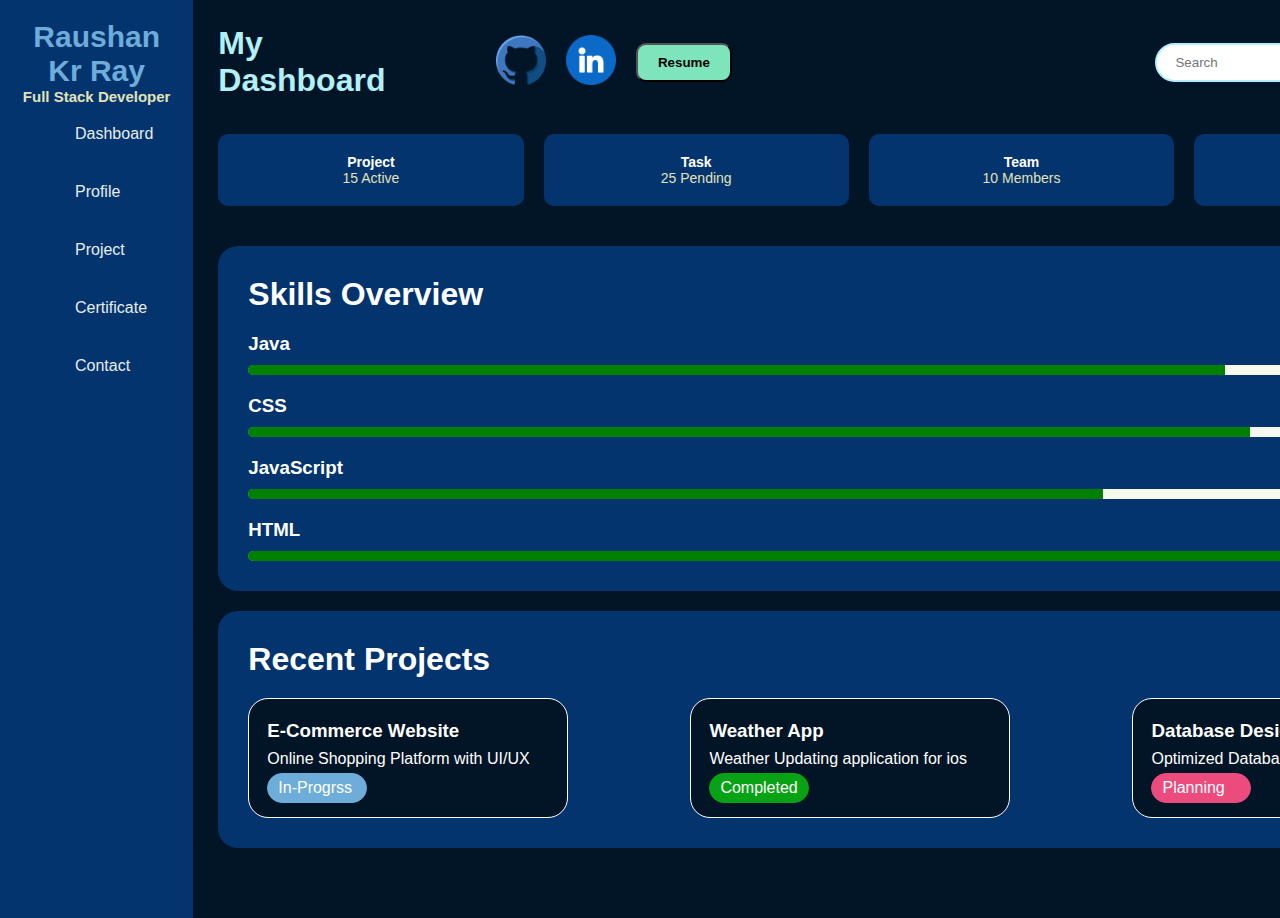
<file: index.html>
<!DOCTYPE html>
<html lang="en">
<head>
    <meta charset="UTF-8">
    <meta name="viewport" content="width=device-width, initial-scale=1.0">
    <title>Dashboard</title>
    <link rel="shortcut icon" href="dp.png" type="image/x-icon">
    <link rel="stylesheet" href="dashboard.css">
</head>
<body>
    <div class="dashboard">
        <aside class="sidebar">
            <div class="profile">
                <!-- <img src="dp.png" alt="" height="100px"> -->
                <h1>Raushan Kr Ray</h1>
                <p>Full Stack Developer</p>
            </div>
            <nav class="nav-menu">
                <a href="index.html">Dashboard</a>
                <a href="profile.html">Profile</a>
                <a href="project.html">Project</a>
                <a href="docoments.html">Certificate</a>
                <a href="Contact.html">Contact</a>
            </nav>
            
        </aside>



        <main class="main-content">
            <header class="header">
                <h1 class="dsb">My Dashboard</h1>
            <div class="social">
               <a href="https://github.com/raushankumarray"><img src="github.png" alt="" class="logo"></a>
                <a href="https://www.linkedin.com/in/raushankray/"><img src="linkedin.png" alt="" class="logo"></a>
                <a href="https://drive.google.com/file/d/1LyFTnVM-Jlo5CMIeONY0WyYhL050L1g2/view?usp=drive_link"><button class="btn">Resume</button></a>
            </div>
            <div class="search-bar">
                <input type="text" placeholder="Search">
                <button class="search-btn"><img src="search.png" alt=""></button>
            </div>
            </header>

            <div class="stats">
                <div class="stat">
                    <h3>Project</h3>
                    <p>15 Active</p>
                </div>
                <div class="stat">
                    <h3>Task</h3>
                    <p>25 Pending</p>
                </div>
                <div class="stat">
                    <h3>Team</h3>
                    <p>10 Members</p>
                </div>
                <div class="stat">
                    <h3>Hours</h3>
                    <p>160 Monthly</p>
                </div>
            </div>

            <section class="skills-section">
            <h1>Skills Overview</h1>
            <div class="skills-div">  </div>
            
            <div class="skill">
                <h3>Java</h3>
                <progress class="progress" max="100" value="80"></progress>
            </div>
            <div class="skill">
                <h3>CSS</h3>
                <progress class="progress" max="100" value="82"></progress>
            </div>
            <div class="skill">
                <h3>JavaScript</h3>
                <progress class="progress" max="100" value="70"></progress>
            </div>
            <div class="skill">
                <h3>HTML</h3>
                <progress class="progress" max="100" value="85"></progress>
            </div>
       
            </section>

           
           <section class="projects-section">
            <h1>Recent Projects</h1>
            <div  class="project"></div>
            <div class="project-div"> 
            <div class="card">
                <h3>E-Commerce Website</h3>
                <p>Online Shopping Platform with UI/UX </p>
                <p class="status" id="1">In-Progrss </p>
            </div>

            <div class="project-div"> </div>
            <div class="card">
                <h3>Weather App</h3>
                <p>Weather Updating application for ios </p>
                <p class="status-1" id="1">Completed</p>
            </div>

            <div class="project-div"> </div>
            <div class="card">
                <h3>Database Design</h3>
                <p>Optimized Database Structure for scal </p>
                <p class="status-2" id="1">Planning </p>
            </div>
        </div>
            
           </section>

           
        </main>   
    
    </div>

    
</body>
</html>
</file>
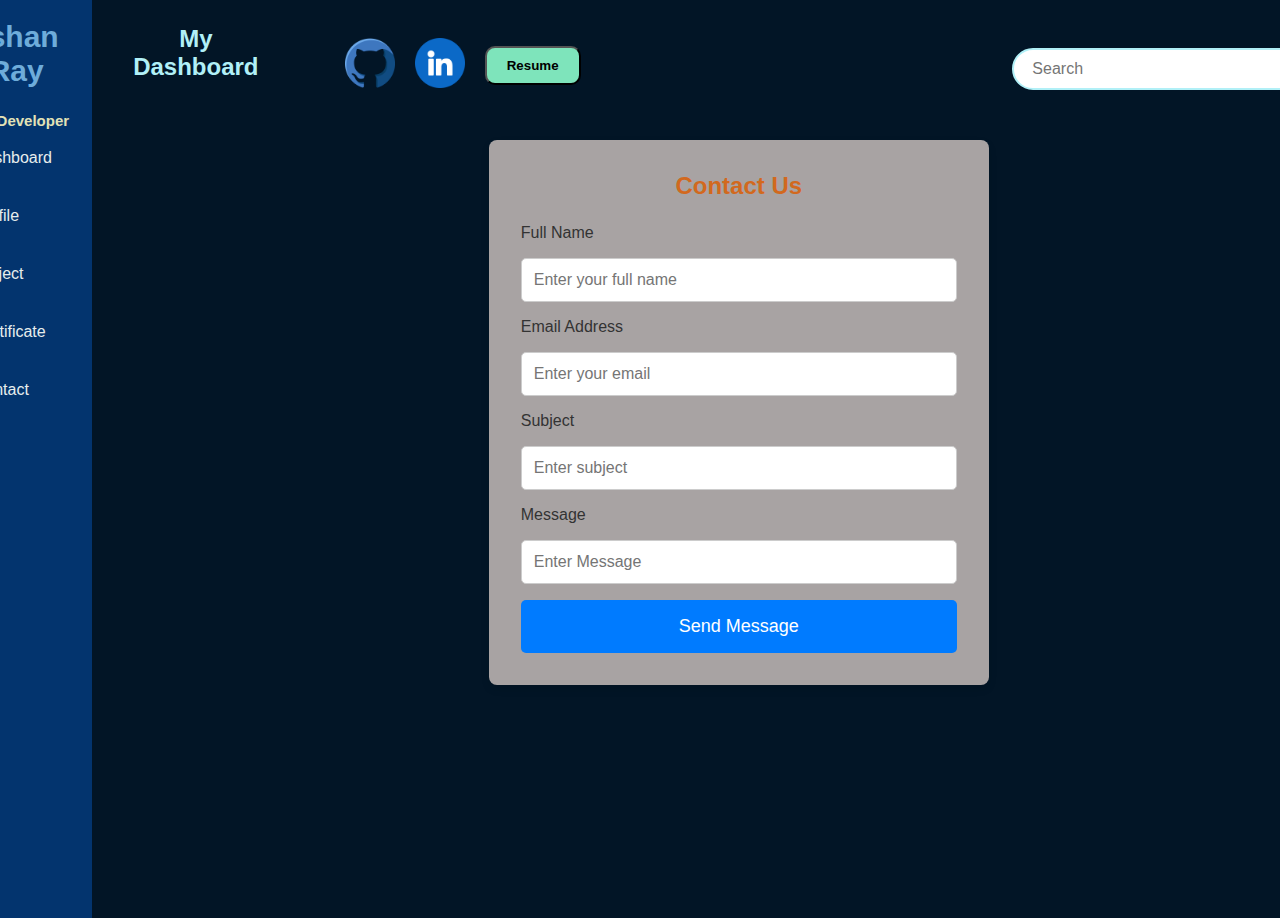
<file: Contact.html>
<!DOCTYPE html>
<html lang="en">
<head>
    <meta charset="UTF-8">
    <meta name="viewport" content="width=device-width, initial-scale=1.0">
    <title>Contact US</title>
    <link rel="stylesheet" href="dashboard.css">
    <link rel="stylesheet" href="contact.css">
</head>
<body>
    <div class="dashboard">
        <aside class="sidebar">
            <div class="profile">
                
                <h1>Raushan Kr Ray</h1>
                <p>Full Stack Developer</p>
            </div>
            <nav class="nav-menu">
               <a href="index.html">Dashboard</a>
                <a href="">Profile</a>
                <a href="">Project</a>
                <a href="docoments.html">Certificate</a>
                <a href="Contact.html">Contact</a>
            </nav>
            
        </aside>



        <main class="main-content">
            <header class="header">
                <h1 class="dsb">My Dashboard</h1>
            <div class="social">
               <a href="https://github.com/raushankumarray"><img src="github.png" alt="" class="logo"></a>
                <a href="https://www.linkedin.com/in/raushankray/"><img src="linkedin.png" alt="" class="logo"></a>
                <a href=""><button class="btn">Resume</button></a>
            </div>
            <div class="search-bar">
                <input type="text" placeholder="Search">
                <button class="search-btn"><img src="search.png" alt=""></button>
            </div>
            </header>
            <div class="contact-form-container">
                <h1>Contact Us</h1>
                <form class="contact-form" action="#" method="POST">
                    <div class="form-group">
                        <label for="name">Full Name</label>
                        <input type="text" id="name" name="name" required placeholder="Enter your full name">
                    </div>
                    <div class="form-group">
                        <label for="email">Email Address</label>
                        <input type="email" id="email" name="email" required placeholder="Enter your email">
                    </div>
                    <div class="form-group">
                        <label for="subject">Subject</label>
                        <input type="text" id="subject" name="subject" required placeholder="Enter subject">
                    </div>
                    <div class="form-group">
                        <label for="message">Message</label><input type="text" id="subject" name="subject" required placeholder="Enter Message">
                    </div>
                    <button type="submit" class="submit-btn">Send Message</button>
                </form>
            </div>
               
        </main>   
    
    </div>
</body>
</html>
</file>
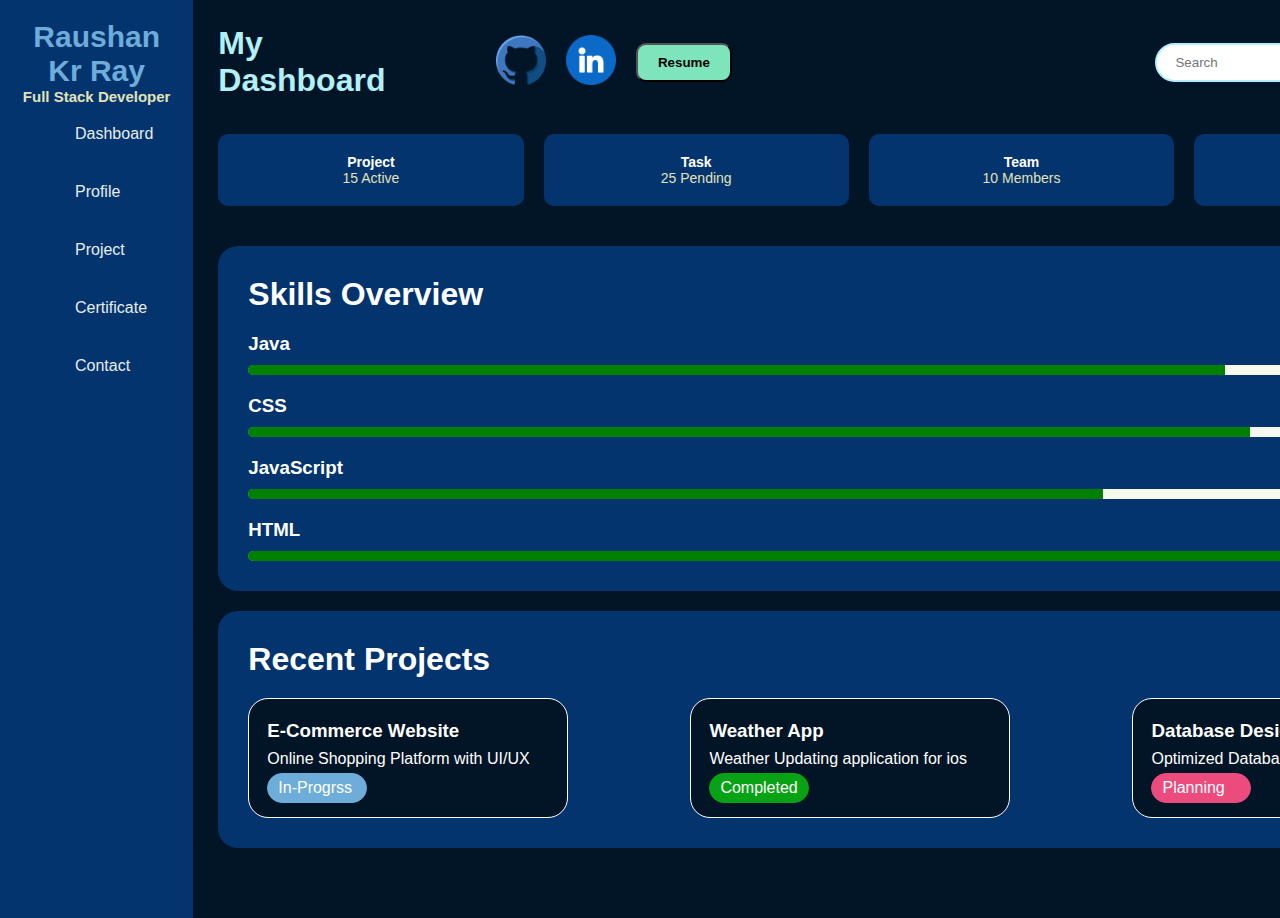
<file: dashboard.html>
<!DOCTYPE html>
<html lang="en">
<head>
    <meta charset="UTF-8">
    <meta name="viewport" content="width=device-width, initial-scale=1.0">
    <title>Dashboard</title>
    <link rel="shortcut icon" href="dp.png" type="image/x-icon">
    <link rel="stylesheet" href="dashboard.css">
</head>
<body>
    <div class="dashboard">
        <aside class="sidebar">
            <div class="profile">
                <!-- <img src="dp.png" alt="" height="100px"> -->
                <h1>Raushan Kr Ray</h1>
                <p>Full Stack Developer</p>
            </div>
            <nav class="nav-menu">
                <a href="dashboard.html">Dashboard</a>
                <a href="profile.html">Profile</a>
                <a href="project.html">Project</a>
                <a href="docoments.html">Certificate</a>
                <a href="Contact.html">Contact</a>
            </nav>
            
        </aside>



        <main class="main-content">
            <header class="header">
                <h1 class="dsb">My Dashboard</h1>
            <div class="social">
               <a href="https://github.com/raushankumarray"><img src="github.png" alt="" class="logo"></a>
                <a href="https://www.linkedin.com/in/raushankray/"><img src="linkedin.png" alt="" class="logo"></a>
                <a href="https://drive.google.com/file/d/1LyFTnVM-Jlo5CMIeONY0WyYhL050L1g2/view?usp=drive_link"><button class="btn">Resume</button></a>
            </div>
            <div class="search-bar">
                <input type="text" placeholder="Search">
                <button class="search-btn"><img src="search.png" alt=""></button>
            </div>
            </header>

            <div class="stats">
                <div class="stat">
                    <h3>Project</h3>
                    <p>15 Active</p>
                </div>
                <div class="stat">
                    <h3>Task</h3>
                    <p>25 Pending</p>
                </div>
                <div class="stat">
                    <h3>Team</h3>
                    <p>10 Members</p>
                </div>
                <div class="stat">
                    <h3>Hours</h3>
                    <p>160 Monthly</p>
                </div>
            </div>

            <section class="skills-section">
            <h1>Skills Overview</h1>
            <div class="skills-div">  </div>
            
            <div class="skill">
                <h3>Java</h3>
                <progress class="progress" max="100" value="80"></progress>
            </div>
            <div class="skill">
                <h3>CSS</h3>
                <progress class="progress" max="100" value="82"></progress>
            </div>
            <div class="skill">
                <h3>JavaScript</h3>
                <progress class="progress" max="100" value="70"></progress>
            </div>
            <div class="skill">
                <h3>HTML</h3>
                <progress class="progress" max="100" value="85"></progress>
            </div>
       
            </section>

           
           <section class="projects-section">
            <h1>Recent Projects</h1>
            <div  class="project"></div>
            <div class="project-div"> 
            <div class="card">
                <h3>E-Commerce Website</h3>
                <p>Online Shopping Platform with UI/UX </p>
                <p class="status" id="1">In-Progrss </p>
            </div>

            <div class="project-div"> </div>
            <div class="card">
                <h3>Weather App</h3>
                <p>Weather Updating application for ios </p>
                <p class="status-1" id="1">Completed</p>
            </div>

            <div class="project-div"> </div>
            <div class="card">
                <h3>Database Design</h3>
                <p>Optimized Database Structure for scal </p>
                <p class="status-2" id="1">Planning </p>
            </div>
        </div>
            
           </section>

           
        </main>   
    
    </div>

    
</body>
</html>
</file>
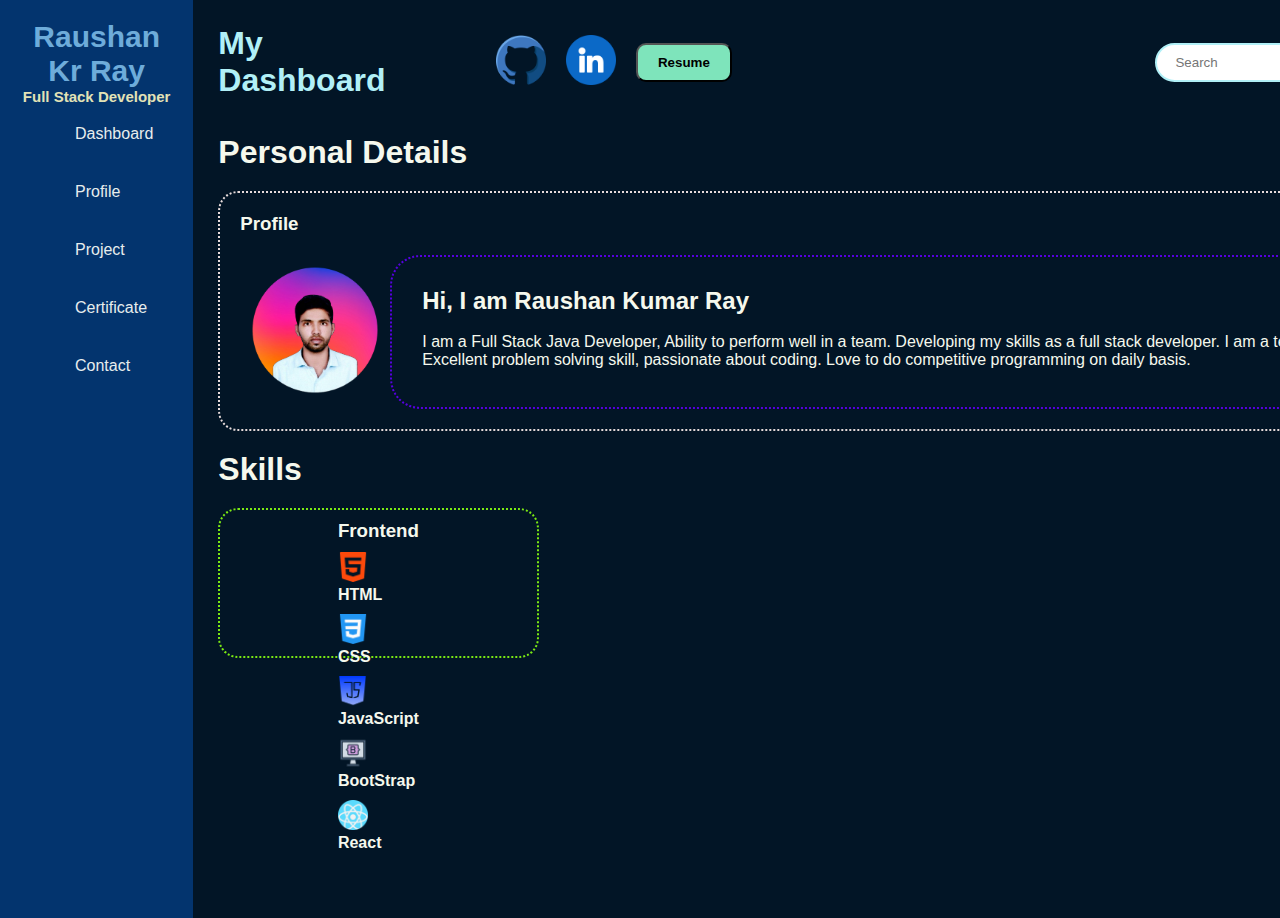
<file: profile.html>
<!DOCTYPE html>
<html lang="en">
<head>
    <meta charset="UTF-8">
    <meta name="viewport" content="width=device-width, initial-scale=1.0">
    <title>Profile</title>
    <link rel="stylesheet" href="dp.png">
    <link rel="stylesheet" href="dashboard.css">
</head>
<body>
    <div class="dashboard">
        <aside class="sidebar">
            <div class="profile">
                <!-- <img src="dp.png" alt="" height="100px"> -->
                <h1>Raushan Kr Ray</h1>
                <p>Full Stack Developer</p>
            </div>
            <nav class="nav-menu">
                <a href="index.html">Dashboard</a>
                <a href="profile.html">Profile</a>
                <a href="project.html">Project</a>
                <a href="docoments.html">Certificate</a>
                <a href="Contact.html">Contact</a>
            </nav>
            
        </aside>



        <main class="main-content">
            <header class="header">
                <h1 class="dsb">My Dashboard</h1>
            <div class="social">
               <a href="https://github.com/raushankumarray"><img src="github.png" alt="" class="logo"></a>
                <a href="https://www.linkedin.com/in/raushankray/"><img src="linkedin.png" alt="" class="logo"></a>
                <a href="https://drive.google.com/file/d/1LyFTnVM-Jlo5CMIeONY0WyYhL050L1g2/view?usp=drive_link"><button class="btn">Resume</button></a>
            </div>
            <div class="search-bar">
                <input type="text" placeholder="Search">
                <button class="search-btn"><img src="search.png" alt=""></button>
            </div>
            </header>
            <div class="profile-section">
                <h1>Personal Details</h1>
                <div class="pro-sec">
                <div class="profiles">
                    <h3>Profile</h3>
                    <div class=" pro1">
                        
                            <div class=" pro2">
                                <img src="dp.png" alt="" height="150px">
                            </div>
                            <div class=" pro3">
                                <h2>Hi, I am Raushan Kumar Ray</h2><br> 
                                <p>
                                    I am a Full Stack Java
                                 Developer, Ability
                                  to perform well in a team. Developing my skills 
                                  as a full stack developer. I am a team player
                                   with Excellent problem solving skill, 
                                   passionate about coding. Love to do competitive 
                                   programming on daily basis.
                                </p>

                            </div>
                       
                    </div>
                    
                </div>
               
            </div>

            <div class="skill-section">
                <h1>Skills</h1>
            </div>
            <div class="row">
                <div class="skill-1">
                    <div class="frontend">
                      <center><h3>Frontend</h3></center>
                      <div class="dir-fro">
                        <div class="sec-frontend-logo">
                            <img src="frontend/html-5 (1).png" alt="" height="30px"> <h4>HTML</h4>
                        </div>
                        <div class="sec-frontend-logo">
                            <img src="frontend/css-3 (1).png" alt="" height="30px"> <h4>CSS</h4>
                        </div>
                        <div class="sec-frontend-logo">
                            <img src="frontend/java-script.png" alt="" height="30px"> <h4>JavaScript</h4>
                        </div>
                    </div>
                    <div class="dir-fro">
                    <div class="sec-frontend-logo">
                        <img src="frontend/bootstrap.png" alt="" height="30px"> <h4>BootStrap</h4>
                    </div>
                    <div class="sec-frontend-logo">
                        <img src="frontend/react.png" alt="" height="30px"> <h4> React</h4>
                    </div>
                </div>   
            </div> 
        
    
       </main>   
    
    </div>

    
</body>
</html>
</file>
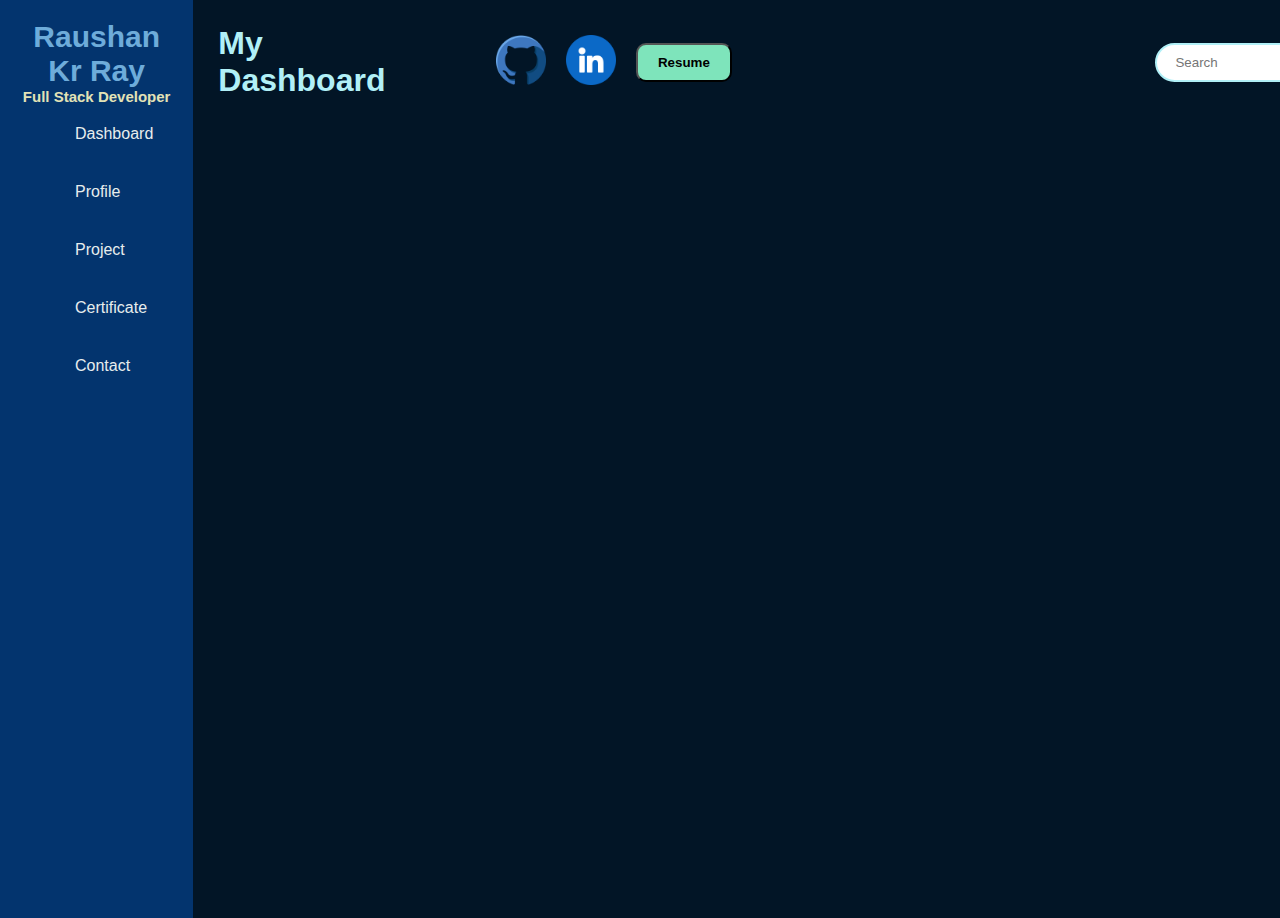
<file: project.html>
<!DOCTYPE html>
<html lang="en">
<head>
    <meta charset="UTF-8">
    <meta name="viewport" content="width=device-width, initial-scale=1.0">
    <title>Project</title>
    <link rel="stylesheet" href="dashboard.css">
</head>
<body>
    <div class="dashboard">
        <aside class="sidebar">
            <div class="profile">
              
                <h1>Raushan Kr Ray</h1>
                <p>Full Stack Developer</p>
            </div>
            <nav class="nav-menu">
                <a href="index.html">Dashboard</a>
                <a href="profile.html">Profile</a>
                <a href="project.html">Project</a>
                <a href="docoments.html">Certificate</a>
                <a href="Contact.html">Contact</a>
            </nav>
            
        </aside>



        <main class="main-content">
            <header class="header">
                <h1 class="dsb">My Dashboard</h1>
            <div class="social">
               <a href="https://github.com/raushankumarray"><img src="github.png" alt="" class="logo"></a>
                <a href="https://www.linkedin.com/in/raushankray/"><img src="linkedin.png" alt="" class="logo"></a>
                <a href=""><button class="btn">Resume</button></a>
            </div>
            <div class="search-bar">
                <input type="text" placeholder="Search">
                <button class="search-btn"><img src="search.png" alt=""></button>
            </div>
            </header>

               
        </main>   
    
    </div>
</body>
</html>
</file>
<file: dashboard.css>
*{
    margin: 0px;
    padding: 0px;
    box-sizing: border-box;
}
body{
    background-color: #021526;
    font-family: sans-serif;
    width: auto;

}

.dashboard{
    display: flex;
    height: 102vh;
}
.sidebar{
    background-color: #03346E;
    padding: 20px;
}
.profile{
    text-align: center;
}
.profile h1{
    color: #6EACDA;
    font-size: 30PX;
}
.profile p {
    color: #E2E2B6;
    font-weight: 700;
    font-size: 15px;
}
.nav-menu a{
    display: flex;
    text-decoration: none;
    flex-direction: column;
    color: #e7eded;
    padding: 20px;
    margin-left: 35px;
}
.nav-menu a:hover{
    background-color: #7ee4bb;
    border-radius: 10px;
    color: #021526;
}
.main-content{
    margin: 25px;
    
}
.header{
    display: flex;
    justify-content: space-between;
    align-items: center;
    margin-bottom: 35px;
}
.dsb{
    color: #B1F0F7;
    padding-right: 70px;
    
}
.social{
    display: flex;
    flex-direction: row;
    gap: 20px;
    align-items: center;
    width: 700px;
}

.logo{
    height: 50px;
    width: 50px;
}

.search-bar{
    display: flex;
    gap: 10px;
}
.search-bar input{
    width: 300px;
    padding: 10px 18px;
    border-radius: 80px;
    border: 2px solid #B1F0F7;
}
.search-bar img{
    height: 30px;
    width: 30px;
}
.search-btn{
    background-color: rgb(0, 0, 0);
    border-radius: 30%;
}

.search-btn:hover{
    background-color: rgb(255, 255,255);
    cursor: pointer;
}

.btn{
    padding: 10px 20px;
    border-radius: 10px;
    background-color: #7ee4bb;
    color: black;
    font-weight: 700;
}

.btn:hover{
    cursor: pointer;
}
.stats{
    display: flex;
    flex-direction: row;
    justify-content: space-between;
    gap: 20px;
    margin-bottom: 30px;
    cursor: pointer;
}
.stat{
    background-color: #03346E;
    width: 25%;
    font-size: 16px;
    padding: 20px;
    border-radius: 10px;
    text-align: center;
    margin-bottom: 10px;
}

.stat:hover{
    transform: translateY(-5px);
}
.stat h3{
    color: white;
    font-size: 14px;
}
.stat p{
    color: #E2E2B6;
    font-size: 14px;
}

.skills-section{
    margin-bottom: 20px;
    background-color: #03346E;
    padding: 30px;
    border-radius: 20px;
    margin-bottom: 20px;
    color: white;

}
.skills-section h3{
    margin-top: 20px;
}
.skills div{
    display: flex;
    flex-direction: column;
    gap: 10px;
}
.skill{
    display: flex;
    flex-direction: column;
    gap: 10px;
}
.progress{
    display: flex;
    width: 100%;
    height: 10px;
    border-radius: 30px;
    overflow: hidden;
    padding: 10;
}

.progress::-webkit-progress-bar{
    background-color: #f5f8ed;
    border-radius: 10px;
}

.project-section{
    margin-bottom: 20px;
    background-color: #03346E;
    padding: 30px;
    border-radius: 20px;
    margin-bottom: 20px;
    color: white;
    display: flex;
}

.projects-section{
    margin-bottom: 20px;
    background-color: #03346E;
    padding: 30px;
    border-radius: 20px;
    margin-bottom: 20px;
    color: white;
}

.project-div{
    display: flex;
    gap: 5%;
}

.card{
    display: flex;
    cursor: pointer;
    display: flex;
    flex-direction: column;
    margin-top: 20px;
    border: 1px solid;
    border-radius: 20px;
    padding: 18px;
    line-height: 28px;
    height: 120px;
    width: 320px;
    background-color: #021526;
}
.card .status{
    border: 1px solid #6EACDA;
    border-radius: 20px;
    padding-left: 10px;
    width: 100px;
    background-color: #6EACDA;
    padding-top:
}
.card .status-1{
    border: 1px solid #08a315;
    border-radius: 20px;
    padding-left: 10px;
    width: 100px;
    background-color: #08a315;
    padding-top:
}
.card .status-2{
    border: 1px solid #eb4b7d;
    border-radius: 20px;
    padding-left: 10px;
    width: 100px;
    background-color: #eb4b7d;
    padding-top:
}
.card:hover{
    background-color: rgb(196, 100, 43);
}





/* Certificate Page */
.certificate h1{
color: #e7eded;
padding-bottom: 20px;

}
.certificates{
    background-color: indigo;
    height: 50vh;
    width: 25%;
    border: #e7eded solid 1px;border-radius: 20px;
    padding: 20px;
    color: burlywood;
    text-decoration: none;
}
.certificates:hover{
    background: #000;
    cursor: pointer;
    color: blanchedalmond;
}
.cert-button{
    align-self: flex-end;
    height: 35px;
    width: 170px;
    border-radius: 20px;
    cursor: pointer;
    text-decoration-color: blue;
    margin-top: 20px ;
    margin-left: 40%;
    
}
.cert-button:hover{
    background:rgb(237, 125, 40);
    transform: translateY(-5px);
    color: #B1F0F7;
    
}
.ceti-sec{
    display: flex;
    gap: 10%;
}


/* Profile page */
.profile-section{
    color: #f5f8ed;
    width: 100%;
   
}
.profiles{
    margin-top:  20px;
    border: 2px dotted rgb(231, 219, 219);
    border-radius: 20px;
    padding: 20px;
}
.pro1{
    display: flex;
    margin-top: 20px;
}
.pro3{
    border: 2px dotted rgb(86, 0, 223);
    border-radius: 30px;
    padding: 30px;
}
.skill-section{
    padding-top: 20px;
    padding-bottom: 20px;
    
}
.skill-1{
    display: flex;

    border: 2px dotted rgb(123, 233, 19) ;
    border-radius: 20px;
    padding: 20px;
    width: 25%;
    height: 150px;
    justify-content: center;
    padding-top: 10px;

}
.sec-frontend-logo{
    justify-content: flex-start;
    padding-top: 10px;
    
}
</file>
<file: contact.css>
/* Reset some default browser styles */
* {
    margin: 0;
    padding: 0;
    box-sizing: border-box;
}

/* Body Styling */
body {
    display: flex;
    font-family: Arial, sans-serif;
    background-color: #021526;
    display: flex;
    justify-content: center;
    align-items: center;
    min-height: 100vh;
}

/* Contact Form Container */
.contact-form-container {
    align-items: center;
    background-color: rgb(168, 163, 163);
    padding: 2rem;
    border-radius: 8px;
    box-shadow: 0 4px 8px rgba(0, 0, 0, 0.1);
    width: 100%;
    max-width: 500px;
    margin-left: 30%;
}

/* Form Heading */
h1 {
    text-align: center;
    font-size: 24px;
    margin-bottom: 1.5rem;
    color: chocolate;
    text-decoration-color: color(from color srgb r g b);
}

/* Form Group */
.form-group {
    margin-bottom: 1rem;
}

label {
    font-size: 16px;
    color: #333;
    margin-bottom: 0.5rem;
    display: block;
}

input, textarea {
    width: 100%;
    padding: 0.75rem;
    border: 1px solid #ccc;
    border-radius: 5px;
    font-size: 16px;
    color: #333;
    margin-top: 0.5rem;
}

input:focus, textarea:focus {
    border-color: #007bff;
    outline: none;
}

/* Textarea Styling */
textarea {
    height: 150px;
    resize: vertical;
}

/* Submit Button */
.submit-btn {
    width: 100%;
    padding: 1rem;
    background-color: #007bff;
    color: white;
    border: none;
    border-radius: 5px;
    font-size: 18px;
    cursor: pointer;
    transition: background-color 0.3s ease;
}

.submit-btn:hover {
    background-color: #0056b3;
}

.submit-btn:active {
    background-color: #004085;
}
</file>
